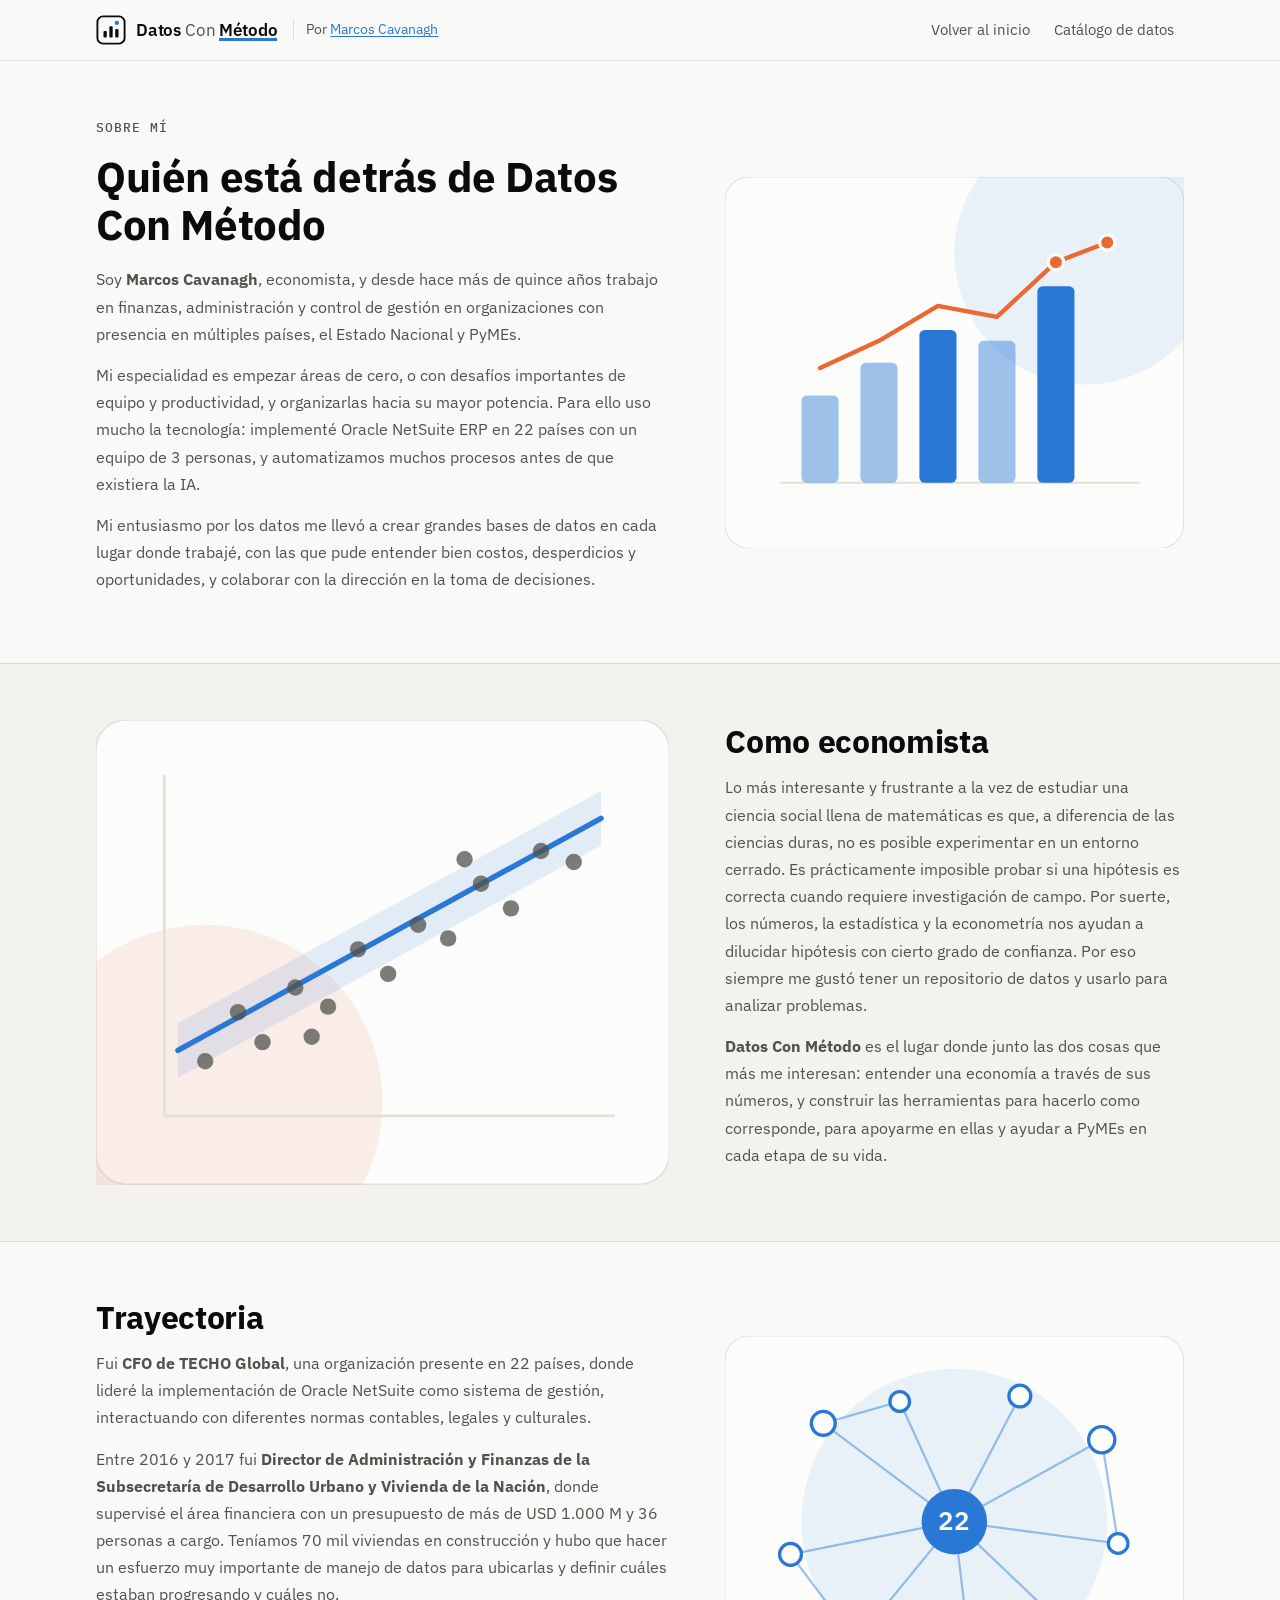
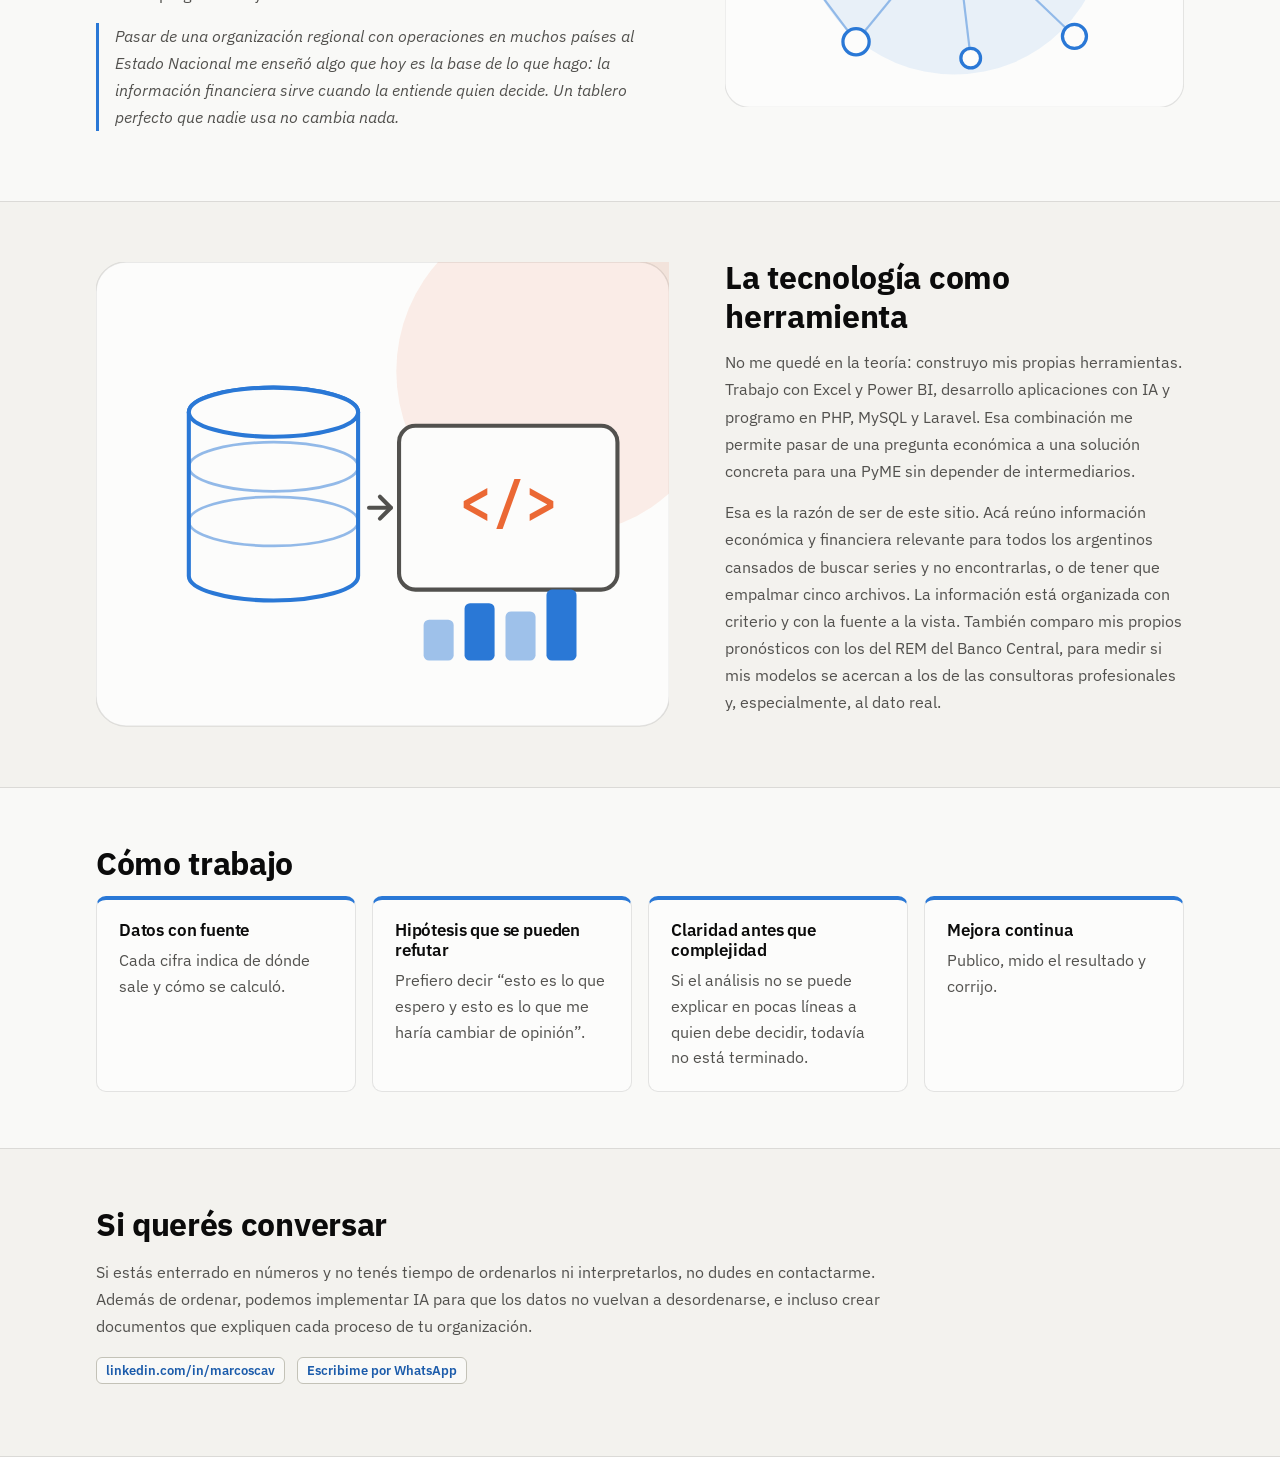
<file: sitio/sobre-marcos.html>
<!doctype html>
<html lang="es">
<head>
<meta charset="utf-8">
<meta name="viewport" content="width=device-width, initial-scale=1">
<title>Sobre mí · Marcos Cavanagh · Datos Con Método</title>
<meta name="description" content="Marcos Cavanagh, economista con más de quince años en finanzas, administración y control de gestión. Quién está detrás de Datos Con Método y cómo trabaja.">
<meta name="author" content="Marcos Cavanagh">
<link rel="icon" href="logo.svg" type="image/svg+xml">
<link rel="canonical" href="https://www.datosconmetodo.com/sobre-marcos.html">
<meta property="og:title" content="Sobre mí · Marcos Cavanagh · Datos Con Método">
<meta property="og:description" content="Economista. Finanzas, administración y control de gestión en organizaciones de 22 países, el Estado Nacional y PyMEs.">
<meta property="og:url" content="https://www.datosconmetodo.com/sobre-marcos.html">
<meta property="og:type" content="profile">
<link rel="preconnect" href="https://fonts.googleapis.com">
<link rel="preconnect" href="https://fonts.gstatic.com" crossorigin>
<link href="https://fonts.googleapis.com/css2?family=IBM+Plex+Mono:wght@400;500&family=IBM+Plex+Sans:wght@400;500;600;700&display=swap" rel="stylesheet">
<link rel="stylesheet" href="estilo.css">
<script>try { var t = localStorage.getItem("dcm-tema"); if (t) document.documentElement.dataset.theme = t; } catch (e) {}</script>
<script type="application/ld+json">{"@context":"https://schema.org","@type":"Person","name":"Marcos Cavanagh","jobTitle":"Economista","url":"https://www.datosconmetodo.com/sobre-marcos.html","sameAs":["https://www.linkedin.com/in/marcoscav"],"knowsAbout":["Economía","Finanzas","Control de gestión","Econometría","Oracle NetSuite","Power BI"]}</script>
</head>
<body>
<header class="barra">
  <div class="envoltura barra-in">
    <a class="marca" href="./" aria-label="Datos Con Método, volver al inicio">
      <svg class="marca-logo" viewBox="0 0 32 32" aria-hidden="true">
        <rect x="1.5" y="1.5" width="29" height="29" rx="6" fill="none" stroke="currentColor" stroke-width="2"/>
        <rect x="8" y="17" width="3.5" height="7" rx="1" fill="currentColor"/>
        <rect x="14.25" y="12" width="3.5" height="12" rx="1" fill="currentColor"/>
        <rect x="20.5" y="15" width="3.5" height="9" rx="1" fill="currentColor"/>
        <circle cx="22.25" cy="8.5" r="2.25" class="marca-punto"/>
      </svg>
      <span class="marca-txt">Datos <span class="marca-con">Con</span> <span class="marca-metodo">Método</span></span>
    </a>
    <span class="marca-por">Por <a href="https://www.marcoscavanagh.com" rel="noopener">Marcos Cavanagh</a></span>
    <nav class="nav" aria-label="Secciones">
      <a href="./">Volver al inicio</a>
      <a href="catalogo/">Catálogo de datos</a>
    </nav>
  </div>
</header>

<main id="contenido" class="sm">

  <section class="sm-bloque">
    <div class="envoltura sm-fila">
      <div class="sm-texto">
        <p class="sobretitulo">Sobre mí</p>
        <h1>Quién está detrás de Datos Con Método</h1>
        <p>Soy <strong>Marcos Cavanagh</strong>, economista, y desde hace más de quince años trabajo en finanzas, administración y control de gestión en organizaciones con presencia en múltiples países, el Estado Nacional y PyMEs.</p>
        <p>Mi especialidad es empezar áreas de cero, o con desafíos importantes de equipo y productividad, y organizarlas hacia su mayor potencia. Para ello uso mucho la tecnología: implementé Oracle NetSuite ERP en 22 países con un equipo de 3 personas, y automatizamos muchos procesos antes de que existiera la IA.</p>
        <p>Mi entusiasmo por los datos me llevó a crear grandes bases de datos en cada lugar donde trabajé, con las que pude entender bien costos, desperdicios y oportunidades, y colaborar con la dirección en la toma de decisiones.</p>
      </div>
      <div class="sm-ilu" aria-hidden="true">
        <svg viewBox="0 0 420 340">
          <rect class="i-fondo" x="0" y="0" width="420" height="340" rx="22"/>
          <circle class="i-halo" cx="330" cy="70" r="120"/>
          <line class="i-eje" x1="50" y1="280" x2="380" y2="280"/>
          <rect class="i-barra2" x="70" y="200" width="34" height="80" rx="5"/>
          <rect class="i-barra2" x="124" y="170" width="34" height="110" rx="5"/>
          <rect class="i-barra" x="178" y="140" width="34" height="140" rx="5"/>
          <rect class="i-barra2" x="232" y="150" width="34" height="130" rx="5"/>
          <rect class="i-barra" x="286" y="100" width="34" height="180" rx="5"/>
          <polyline class="i-linea" points="87,175 141,150 195,118 249,128 303,78 350,60"/>
          <circle class="i-punto" cx="303" cy="78" r="7"/>
          <circle class="i-punto" cx="350" cy="60" r="7"/>
        </svg>
      </div>
    </div>
  </section>

  <section class="sm-bloque sm-alt">
    <div class="envoltura sm-fila sm-inv">
      <div class="sm-texto">
        <h2>Como economista</h2>
        <p>Lo más interesante y frustrante a la vez de estudiar una ciencia social llena de matemáticas es que, a diferencia de las ciencias duras, no es posible experimentar en un entorno cerrado. Es prácticamente imposible probar si una hipótesis es correcta cuando requiere investigación de campo. Por suerte, los números, la estadística y la econometría nos ayudan a dilucidar hipótesis con cierto grado de confianza. Por eso siempre me gustó tener un repositorio de datos y usarlo para analizar problemas.</p>
        <p><strong>Datos Con Método</strong> es el lugar donde junto las dos cosas que más me interesan: entender una economía a través de sus números, y construir las herramientas para hacerlo como corresponde, para apoyarme en ellas y ayudar a PyMEs en cada etapa de su vida.</p>
      </div>
      <div class="sm-ilu" aria-hidden="true">
        <svg viewBox="0 0 420 340">
          <rect class="i-fondo" x="0" y="0" width="420" height="340" rx="22"/>
          <circle class="i-halo2" cx="80" cy="280" r="130"/>
          <line class="i-eje" x1="50" y1="290" x2="380" y2="290"/>
          <line class="i-eje" x1="50" y1="290" x2="50" y2="40"/>
          <polygon class="i-banda" points="60,262 370,92 370,52 60,222"/>
          <line class="i-recta" x1="60" y1="242" x2="370" y2="72"/>
          <circle class="i-dato" cx="80" cy="250" r="6"/><circle class="i-dato" cx="104" cy="214" r="6"/><circle class="i-dato" cx="122" cy="236" r="6"/>
          <circle class="i-dato" cx="146" cy="196" r="6"/><circle class="i-dato" cx="170" cy="210" r="6"/><circle class="i-dato" cx="192" cy="168" r="6"/>
          <circle class="i-dato" cx="214" cy="186" r="6"/><circle class="i-dato" cx="236" cy="150" r="6"/><circle class="i-dato" cx="258" cy="160" r="6"/>
          <circle class="i-dato" cx="282" cy="120" r="6"/><circle class="i-dato" cx="304" cy="138" r="6"/><circle class="i-dato" cx="326" cy="96" r="6"/>
          <circle class="i-dato" cx="350" cy="104" r="6"/><circle class="i-dato" cx="158" cy="232" r="6"/><circle class="i-dato" cx="270" cy="102" r="6"/>
        </svg>
      </div>
    </div>
  </section>

  <section class="sm-bloque">
    <div class="envoltura sm-fila">
      <div class="sm-texto">
        <h2>Trayectoria</h2>
        <p>Fui <strong>CFO de TECHO Global</strong>, una organización presente en 22 países, donde lideré la implementación de Oracle NetSuite como sistema de gestión, interactuando con diferentes normas contables, legales y culturales.</p>
        <p>Entre 2016 y 2017 fui <strong>Director de Administración y Finanzas de la Subsecretaría de Desarrollo Urbano y Vivienda de la Nación</strong>, donde supervisé el área financiera con un presupuesto de más de USD 1.000 M y 36 personas a cargo. Teníamos 70 mil viviendas en construcción y hubo que hacer un esfuerzo muy importante de manejo de datos para ubicarlas y definir cuáles estaban progresando y cuáles no.</p>
        <p class="sm-cita">Pasar de una organización regional con operaciones en muchos países al Estado Nacional me enseñó algo que hoy es la base de lo que hago: la información financiera sirve cuando la entiende quien decide. Un tablero perfecto que nadie usa no cambia nada.</p>
      </div>
      <div class="sm-ilu" aria-hidden="true">
        <svg viewBox="0 0 420 340">
          <rect class="i-fondo" x="0" y="0" width="420" height="340" rx="22"/>
          <circle class="i-halo" cx="210" cy="170" r="140"/>
          <line class="i-red" x1="210" y1="170" x2="90" y2="80"/><line class="i-red" x1="210" y1="170" x2="160" y2="60"/>
          <line class="i-red" x1="210" y1="170" x2="270" y2="55"/><line class="i-red" x1="210" y1="170" x2="345" y2="95"/>
          <line class="i-red" x1="210" y1="170" x2="360" y2="190"/><line class="i-red" x1="210" y1="170" x2="320" y2="275"/>
          <line class="i-red" x1="210" y1="170" x2="225" y2="295"/><line class="i-red" x1="210" y1="170" x2="120" y2="280"/>
          <line class="i-red" x1="210" y1="170" x2="60" y2="200"/><line class="i-red" x1="90" y1="80" x2="160" y2="60"/>
          <line class="i-red" x1="345" y1="95" x2="360" y2="190"/><line class="i-red" x1="120" y1="280" x2="60" y2="200"/>
          <circle class="i-nodo" cx="90" cy="80" r="11"/><circle class="i-nodo" cx="160" cy="60" r="9"/><circle class="i-nodo" cx="270" cy="55" r="10"/>
          <circle class="i-nodo" cx="345" cy="95" r="12"/><circle class="i-nodo" cx="360" cy="190" r="9"/><circle class="i-nodo" cx="320" cy="275" r="11"/>
          <circle class="i-nodo" cx="225" cy="295" r="9"/><circle class="i-nodo" cx="120" cy="280" r="12"/><circle class="i-nodo" cx="60" cy="200" r="10"/>
          <circle class="i-centro" cx="210" cy="170" r="30"/>
          <text class="i-texto" x="210" y="178" text-anchor="middle">22</text>
        </svg>
      </div>
    </div>
  </section>

  <section class="sm-bloque sm-alt">
    <div class="envoltura sm-fila sm-inv">
      <div class="sm-texto">
        <h2>La tecnología como herramienta</h2>
        <p>No me quedé en la teoría: construyo mis propias herramientas. Trabajo con Excel y Power BI, desarrollo aplicaciones con IA y programo en PHP, MySQL y Laravel. Esa combinación me permite pasar de una pregunta económica a una solución concreta para una PyME sin depender de intermediarios.</p>
        <p>Esa es la razón de ser de este sitio. Acá reúno información económica y financiera relevante para todos los argentinos cansados de buscar series y no encontrarlas, o de tener que empalmar cinco archivos. La información está organizada con criterio y con la fuente a la vista. También comparo mis propios pronósticos con los del REM del Banco Central, para medir si mis modelos se acercan a los de las consultoras profesionales y, especialmente, al dato real.</p>
      </div>
      <div class="sm-ilu" aria-hidden="true">
        <svg viewBox="0 0 420 340">
          <rect class="i-fondo" x="0" y="0" width="420" height="340" rx="22"/>
          <circle class="i-halo2" cx="340" cy="80" r="120"/>
          <ellipse class="i-db" cx="130" cy="110" rx="62" ry="18"/>
          <path class="i-db" d="M68 110 v120 a62 18 0 0 0 124 0 v-120"/>
          <ellipse class="i-dbl" cx="130" cy="150" rx="62" ry="18"/>
          <ellipse class="i-dbl" cx="130" cy="190" rx="62" ry="18"/>
          <ellipse class="i-dbtapa" cx="130" cy="110" rx="62" ry="18"/>
          <rect class="i-pantalla" x="222" y="120" width="160" height="120" rx="12"/>
          <text class="i-codigo" x="302" y="190" text-anchor="middle">&lt;/&gt;</text>
          <line class="i-flecha" x1="200" y1="180" x2="216" y2="180"/>
          <polyline class="i-flecha" points="208,172 216,180 208,188"/>
          <rect class="i-barra2" x="240" y="262" width="22" height="30" rx="4"/>
          <rect class="i-barra" x="270" y="250" width="22" height="42" rx="4"/>
          <rect class="i-barra2" x="300" y="256" width="22" height="36" rx="4"/>
          <rect class="i-barra" x="330" y="240" width="22" height="52" rx="4"/>
        </svg>
      </div>
    </div>
  </section>

  <section class="sm-bloque">
    <div class="envoltura">
      <h2>Cómo trabajo</h2>
      <div class="sm-principios">
        <div><h3>Datos con fuente</h3><p>Cada cifra indica de dónde sale y cómo se calculó.</p></div>
        <div><h3>Hipótesis que se pueden refutar</h3><p>Prefiero decir “esto es lo que espero y esto es lo que me haría cambiar de opinión”.</p></div>
        <div><h3>Claridad antes que complejidad</h3><p>Si el análisis no se puede explicar en pocas líneas a quien debe decidir, todavía no está terminado.</p></div>
        <div><h3>Mejora continua</h3><p>Publico, mido el resultado y corrijo.</p></div>
      </div>
    </div>
  </section>

  <section class="sm-bloque sm-alt">
    <div class="envoltura sm-contacto">
      <h2>Si querés conversar</h2>
      <p>Si estás enterrado en números y no tenés tiempo de ordenarlos ni interpretarlos, no dudes en contactarme. Además de ordenar, podemos implementar IA para que los datos no vuelvan a desordenarse, e incluso crear documentos que expliquen cada proceso de tu organización.</p>
      <p class="formatos sm-botones">
        <a class="fmt" href="https://www.linkedin.com/in/marcoscav" rel="noopener" target="_blank">linkedin.com/in/marcoscav</a>
        <a class="fmt" href="https://wa.me/5491160218162?text=Hola%20Marcos%2C%20te%20escribo%20desde%20Datos%20Con%20M%C3%A9todo" rel="noopener" target="_blank">Escribime por WhatsApp</a>
      </p>
    </div>
  </section>

</main>
</body>
</html>
</file>
<file: sitio/estilo.css>
/* Datos Con Método — estilo. Tokens de color por rol; modo claro y oscuro (sistema o botón). */
:root {
  color-scheme: light;
  --plano: #f9f9f7;
  --superficie: #fcfcfb;
  --superficie-2: #f3f2ee;
  --tinta: #0b0b0b;
  --tinta-2: #52514e;
  --tenue: #6f6d68;
  --linea: #e1e0d9;
  --eje: #c3c2b7;
  --borde: rgba(11, 11, 11, 0.10);
  --acento: #2a78d6;          /* marca y "nuestro" (serie 1) */
  --acento-tinta: #1c5cab;     /* acento como texto (contraste) */
  --rem: #eb6834;              /* REM (serie 2) */
  --real: #0b0b0b;             /* dato real: tinta */
  --ok: #0ca30c;
  --ok-tinta: #006300;
  --alerta: #fab219;
  --serio: #ec835a;
  --critico: #d03b3b;
  --gris: #898781;
  --radio: 10px;
  --sans: "IBM Plex Sans", system-ui, -apple-system, "Segoe UI", sans-serif;
  --mono: "IBM Plex Mono", ui-monospace, "Cascadia Mono", Consolas, monospace;
}
@media (prefers-color-scheme: dark) {
  :root:not([data-theme="light"]) {
    color-scheme: dark;
    --plano: #0d0d0d; --superficie: #1a1a19; --superficie-2: #222220;
    --tinta: #f0efec; --tinta-2: #c3c2b7; --tenue: #a3a199; --linea: #2c2c2a; --eje: #383835;
    --borde: rgba(255, 255, 255, 0.10);
    --acento: #3987e5; --acento-tinta: #86b6ef; --rem: #d95926; --real: #f0efec; --ok-tinta: #0ca30c;
  }
}
:root[data-theme="dark"] {
  color-scheme: dark;
  --plano: #0d0d0d; --superficie: #1a1a19; --superficie-2: #222220;
  --tinta: #f0efec; --tinta-2: #c3c2b7; --tenue: #a3a199; --linea: #2c2c2a; --eje: #383835;
  --borde: rgba(255, 255, 255, 0.10);
  --acento: #3987e5; --acento-tinta: #86b6ef; --rem: #d95926; --real: #f0efec; --ok-tinta: #0ca30c;
}

* { box-sizing: border-box; }
html { scroll-behavior: smooth; scroll-padding-top: 72px; }
body { overflow-x: hidden; margin: 0; background: var(--plano); color: var(--tinta); font: 16px/1.55 var(--sans); -webkit-font-smoothing: antialiased; }
a { color: var(--acento-tinta); text-underline-offset: 2px; }
h1, h2, h3 { line-height: 1.2; margin: 0 0 .5em; letter-spacing: -0.01em; }
h1 { font-size: clamp(1.7rem, 6vw, 3rem); font-weight: 700; max-width: 22ch; overflow-wrap: break-word; }
h2 { font-size: clamp(1.45rem, 3vw, 2rem); font-weight: 700; }
h3 { font-size: 1.1rem; font-weight: 600; }
.envoltura { max-width: 1120px; margin: 0 auto; padding: 0 16px; }
.saltar { position: absolute; left: -999px; top: 8px; background: var(--tinta); color: var(--plano); padding: 8px 12px; border-radius: 6px; z-index: 50; }
.saltar:focus { left: 8px; }
:focus-visible { outline: 2px solid var(--acento); outline-offset: 2px; border-radius: 4px; }

/* barra */
.barra { position: sticky; top: 0; z-index: 20; background: color-mix(in srgb, var(--plano) 88%, transparent); backdrop-filter: blur(8px); border-bottom: 1px solid var(--borde); }
.barra-in { display: flex; align-items: center; gap: 16px; height: 60px; }
.marca { display: flex; align-items: center; gap: 10px; color: var(--tinta); text-decoration: none; font-weight: 600; white-space: nowrap; }
.marca-logo { width: 30px; height: 30px; color: var(--tinta); }
.marca-punto { fill: var(--acento); }
.marca-txt { font-size: 1.05rem; letter-spacing: -0.01em; }
.marca-con { font-weight: 400; color: var(--tinta-2); }
.marca-metodo { box-shadow: inset 0 -3px 0 var(--acento); }
.nav { display: flex; gap: 4px; margin-left: auto; overflow-x: auto; scrollbar-width: none; }
.nav a { color: var(--tinta-2); text-decoration: none; padding: 6px 10px; border-radius: 6px; font-size: .95rem; white-space: nowrap; }
.nav a:hover { background: var(--superficie-2); color: var(--tinta); }
.tema { flex: none; width: 36px; height: 36px; border-radius: 8px; border: 1px solid var(--borde); background: var(--superficie); color: var(--tinta-2); cursor: pointer; display: grid; place-items: center; }
.tema svg { width: 18px; height: 18px; }
@media (max-width: 760px) {
  .barra-in { height: auto; flex-wrap: wrap; padding-top: 10px; padding-bottom: 6px; gap: 6px 12px; }
  .nav { order: 3; width: 100%; margin-left: -10px; }
  .tema { margin-left: auto; }
}

/* portada */
.portada { padding: 56px 0 40px; border-bottom: 1px solid var(--borde); background: var(--plano); }
.sobretitulo { font: 500 .8rem/1 var(--mono); text-transform: uppercase; letter-spacing: .08em; color: var(--acento-tinta); margin: 0 0 14px; }
.bajada { font-size: 1.1rem; color: var(--tinta-2); max-width: 62ch; margin: 0 0 10px; }
.bajada .ast { color: inherit; text-decoration: none; font-weight: 600; }
.nota-rem { font-size: .8rem; font-style: italic; color: var(--tinta-2); max-width: 78ch; margin: 0 0 28px; line-height: 1.45; }
.tiles { display: grid; grid-template-columns: repeat(auto-fit, minmax(min(190px, 100%), 1fr)); gap: 12px; }
.tile { background: var(--superficie); border: 1px solid var(--borde); border-radius: var(--radio); padding: 14px 16px; }
.tile-et { font-size: .82rem; color: var(--tinta-2); margin: 0 0 6px; }
.tile-val { font-size: 1.7rem; font-weight: 600; margin: 0; line-height: 1.1; }
.tile-sub { font-size: .82rem; color: var(--tenue); margin: 6px 0 0; }
.actualizado { font: .85rem var(--mono); color: var(--tenue); margin: 18px 0 0; }

/* secciones */
.seccion { padding: 56px 0; }
.seccion-alt { background: var(--superficie-2); border-top: 1px solid var(--borde); border-bottom: 1px solid var(--borde); }
.intro { color: var(--tinta-2); max-width: 72ch; margin: 0 0 24px; }
.nota { color: var(--tenue); font-size: .9rem; max-width: 72ch; }

/* tarjetas de pronóstico */
.tarjetas { display: grid; grid-template-columns: repeat(auto-fill, minmax(min(320px, 100%), 1fr)); gap: 16px; }
.desborde { overflow-x: auto; max-width: 100%; }
.tarjeta { min-width: 0; background: var(--superficie); border: 1px solid var(--borde); border-radius: var(--radio); padding: 18px; display: flex; flex-direction: column; }
.tarjeta h3 { margin: 0; }
.tarjeta .unidad { font-size: .85rem; color: var(--tenue); margin: 2px 0 10px; }
.tarjeta .destacado { display: flex; align-items: baseline; gap: 10px; margin: 0 0 12px; }
.tarjeta .destacado .num-grande { font-size: 2rem; font-weight: 600; }
.tarjeta .destacado .per { color: var(--tinta-2); font-size: .9rem; }
.tarjeta .modelo { font-size: .82rem; color: var(--tenue); margin: 12px 0 0; padding-top: 10px; border-top: 1px solid var(--linea); }
.tarjeta .registro { font: .75rem var(--mono); color: var(--tenue); margin-top: 4px; }

/* tablas */
.tabla { width: 100%; border-collapse: collapse; font-size: .92rem; }
.tabla th { text-align: left; font-weight: 600; color: var(--tinta-2); font-size: .8rem; padding: 8px 10px; border-bottom: 1px solid var(--eje); white-space: nowrap; }
.tabla td { padding: 8px 10px; border-bottom: 1px solid var(--linea); vertical-align: top; }
.tabla .num, .tabla td.num { text-align: right; font-family: var(--mono); font-variant-numeric: tabular-nums; white-space: nowrap; }
.tabla tr:last-child td { border-bottom: 0; }
.tabla-scroll { overflow-x: auto; background: var(--superficie); border: 1px solid var(--borde); border-radius: var(--radio); }
.tarjeta .tabla th, .tarjeta .tabla td { padding: 6px 6px; }
.tarjeta .tabla th:first-child, .tarjeta .tabla td:first-child { padding-left: 0; }
.tarjeta .tabla th:last-child, .tarjeta .tabla td:last-child { padding-right: 0; }
/* tabla de las tarjetas de pronóstico: período en un renglón, columnas repartidas y centradas */
.tabla-pron th:nth-child(1), .tabla-pron td:nth-child(1) { white-space: nowrap; padding-right: 12px; }
.tabla-pron th:nth-child(2), .tabla-pron th:nth-child(3) { width: 28%; }
.tabla-pron th.num, .tabla-pron td.num { text-align: center; }
.tabla-pron td { font-size: .88rem; } /* medio punto menos que el resto de las tablas (28-nov-2026, Marcos) */
.tabla-pron thead th { vertical-align: bottom; line-height: 1.3; }
.dif { color: var(--tenue); }
.marca-nuestro { color: var(--tinta); font-weight: 600; }
.marca-nuestro::before { content: ""; display: inline-block; width: 8px; height: 8px; border-radius: 50%; background: var(--acento); margin-right: 6px; vertical-align: 1px; }
.marca-rem::before { content: ""; display: inline-block; width: 8px; height: 8px; border-radius: 50%; background: var(--rem); margin-right: 6px; vertical-align: 1px; }

/* historial */
.leyenda-global { display: flex; flex-wrap: wrap; gap: 18px; font-size: .88rem; color: var(--tinta-2); margin: -8px 0 20px; }
.ley { display: inline-block; width: 18px; height: 3px; border-radius: 2px; margin-right: 6px; vertical-align: middle; }
.ley-real { background: var(--real); }
.ley-rem { background: var(--rem); }
.ley-nuestro { background: var(--acento); }
.bloque > div { min-width: 0; }
.bloque { background: var(--superficie); border: 1px solid var(--borde); border-radius: var(--radio); padding: 18px; margin-bottom: 16px; display: grid; grid-template-columns: minmax(0, 1.25fr) minmax(0, 1fr); gap: 24px; }
@media (max-width: 860px) { .bloque { grid-template-columns: 1fr; } }
.bloque h3 { margin-bottom: 2px; }
.bloque .unidad { color: var(--tenue); font-size: .85rem; margin: 0 0 12px; }
.grafico { position: relative; height: 260px; }
.bloque .nota { margin: 10px 0 0; font-size: .82rem; }
.veredicto { font-size: .92rem; margin: 0 0 12px; color: var(--tinta-2); }
.insignia { display: inline-flex; align-items: center; gap: 4px; font-size: .78rem; font-weight: 600; padding: 2px 8px; border-radius: 99px; border: 1px solid var(--borde); white-space: nowrap; }
.insignia.gana { color: var(--ok-tinta); }
.insignia.pierde { color: var(--tinta-2); }
.sub-col { color: var(--tenue); font-weight: 500; }

/* estado de fuentes */
.estado { display: inline-flex; align-items: center; gap: 7px; white-space: nowrap; font-size: .85rem; color: var(--tinta-2); }
.punto { display: inline-block; width: 10px; height: 10px; border-radius: 50%; flex: none; box-shadow: 0 0 0 2px var(--superficie); }
.punto.verde { background: var(--ok); }
.punto.amarillo { background: var(--alerta); }
.punto.rojo { background: var(--critico); }
.punto.gris { background: var(--gris); }
.fuente-nom { font-weight: 600; }
.fuente-prod { color: var(--tenue); font-size: .82rem; }
.tabla-fuentes td { font-size: .88rem; }
.fuente-nota { font-size: .8rem; color: var(--tinta-2); margin: 6px 0 4px; max-width: 60ch; padding-left: 8px; border-left: 2px solid var(--eje); }
.separado { margin-top: 32px; }
.lista-meses { list-style: none; padding: 0; margin: 0 0 8px; display: grid; grid-template-columns: repeat(auto-fill, minmax(min(170px, 100%), 1fr)); gap: 8px; }
.lista-meses li { background: var(--superficie); border: 1px solid var(--borde); border-radius: 8px; padding: 10px 12px; display: flex; flex-direction: column; gap: 2px; }
.lista-meses a { font-weight: 600; }
.lista-meses .sin { color: var(--tenue); font-weight: 600; }
details.cond summary { cursor: pointer; color: var(--tinta-2); font-size: .82rem; }
details.cond p { font-size: .8rem; color: var(--tenue); margin: 6px 0 0; max-width: 46ch; }
.filtros { display: flex; flex-wrap: wrap; gap: 8px; margin: 0 0 14px; }
.chip { font: 500 .85rem var(--sans); border: 1px solid var(--borde); background: var(--superficie); color: var(--tinta-2); padding: 6px 12px; border-radius: 99px; cursor: pointer; }
.chip.activo { background: var(--tinta); color: var(--plano); border-color: var(--tinta); }

/* descargas */
.descarga { background: var(--superficie); border: 1px solid var(--borde); border-radius: var(--radio); padding: 18px; margin-bottom: 32px; }
.descarga-filtros { display: grid; grid-template-columns: minmax(0, 2fr) minmax(0, 1.4fr) minmax(0, 1fr); gap: 12px; }
@media (max-width: 760px) { .descarga-filtros { grid-template-columns: 1fr; } }
.campo { display: flex; flex-direction: column; gap: 4px; font-size: .8rem; color: var(--tinta-2); }
.campo input, .campo select { font: .95rem var(--sans); color: var(--tinta); background: var(--plano); border: 1px solid var(--eje); border-radius: 8px; padding: 8px 10px; min-width: 0; }
.conteo { font-size: .85rem; color: var(--tenue); margin: 14px 0 6px; }
.lista-series { list-style: none; margin: 0; padding: 0; max-height: 460px; overflow-y: auto; border: 1px solid var(--linea); border-radius: 8px; }
.lista-series li { border-bottom: 1px solid var(--linea); }
.lista-series li:last-child { border-bottom: 0; }
.lista-series label { display: grid; grid-template-columns: auto auto minmax(0, 1fr) auto; gap: 10px; align-items: start; padding: 9px 12px; cursor: pointer; }
.lista-series label:hover { background: var(--superficie-2); }
.lista-series input { margin-top: 4px; }
.lista-series .punto { margin-top: 6px; }
.serie-nom { font-size: .92rem; }
.serie-meta { font-size: .78rem; color: var(--tenue); }
.serie-fechas { font: .78rem var(--mono); color: var(--tinta-2); text-align: right; white-space: nowrap; }
@media (max-width: 600px) { .lista-series label { grid-template-columns: auto auto minmax(0, 1fr); } .serie-fechas { grid-column: 3; text-align: left; } }
.boton-sec, .boton { font: 600 .92rem var(--sans); border-radius: 8px; padding: 9px 16px; cursor: pointer; }
.boton-sec { margin-top: 10px; background: var(--superficie); color: var(--tinta); border: 1px solid var(--eje); }
.boton { background: var(--acento); color: #fff; border: 1px solid var(--acento); }
.boton:disabled { opacity: .45; cursor: not-allowed; }
.link { background: none; border: 0; color: var(--acento-tinta); text-decoration: underline; cursor: pointer; font: inherit; padding: 0; }
.armado { display: flex; flex-wrap: wrap; align-items: flex-end; gap: 12px; margin-top: 16px; padding-top: 16px; border-top: 1px solid var(--linea); }
.armado-sel { margin-right: auto; align-self: center; font-size: .92rem; }
.aviso { width: 100%; margin: 0; font-size: .85rem; color: var(--tinta-2); }
.lista-tablas { list-style: none; padding: 0; margin: 0; display: grid; grid-template-columns: repeat(auto-fill, minmax(min(300px, 100%), 1fr)); gap: 12px; }
.lista-tablas li { background: var(--superficie); border: 1px solid var(--borde); border-radius: var(--radio); padding: 14px 16px; }
.lista-tablas a { font-weight: 600; }
.lista-tablas p { font-size: .85rem; color: var(--tinta-2); margin: 4px 0 0; }
.peso { font: .75rem var(--mono); color: var(--tenue); }

/* método */
.principios { display: grid; grid-template-columns: repeat(auto-fit, minmax(min(230px, 100%), 1fr)); gap: 16px; margin-bottom: 28px; }
.principios > div { border-top: 3px solid var(--tinta); padding-top: 12px; }
.principios p { color: var(--tinta-2); font-size: .93rem; margin: 0; }
.modelos { padding-left: 18px; color: var(--tinta-2); max-width: 80ch; }
.modelos li { margin-bottom: 6px; }
.modelos strong { color: var(--tinta); }

/* pie */
.pie { border-top: 1px solid var(--borde); padding: 32px 0 40px; background: var(--plano); font-size: .9rem; color: var(--tinta-2); }
.pie-in { display: flex; flex-wrap: wrap; justify-content: space-between; gap: 20px; }
.pie p { margin: 0 0 4px; }
.pie-marca { font-weight: 700; color: var(--tinta); }
.pie-txt { max-width: 52ch; }
.cargando { color: var(--tenue); font-size: .9rem; }
@media (prefers-reduced-motion: reduce) { html { scroll-behavior: auto; } }

/* formatos de descarga y filas */
.formatos { display: flex; flex-wrap: wrap; gap: 6px; margin-top: 8px; }
.fmt { display: inline-flex; align-items: baseline; gap: 6px; font: 600 .82rem var(--sans); text-decoration: none; color: var(--acento-tinta);
  border: 1px solid var(--eje); border-radius: 6px; padding: 4px 9px; background: var(--plano); }
.fmt:hover { border-color: var(--acento); }
.fmt-peso { font: .72rem var(--mono); color: var(--tenue); font-weight: 400; }
.filas { display: block; font: .78rem var(--mono); color: var(--tinta-2); margin-top: 2px; }
.filas-grande { color: var(--critico); font-weight: 500; }
.filas-grande::after { content: " · más de 100.000"; }
.tabla-tit { display: block; }

/* sección Datos: fuentes con sus series */
.buscador { display: grid; grid-template-columns: minmax(0, 2.2fr) minmax(0, 1.6fr) minmax(0, 1fr) minmax(0, 1fr); gap: 12px;
  background: var(--superficie); border: 1px solid var(--borde); border-radius: var(--radio); padding: 14px; position: sticky; top: 60px; z-index: 5; }
@media (max-width: 860px) { .buscador { grid-template-columns: 1fr 1fr; position: static; } .campo-busca { grid-column: 1 / -1; } }
.fuente-card { background: var(--superficie); border: 1px solid var(--borde); border-radius: var(--radio); margin-bottom: 8px; }
.fuente-card > summary { list-style: none; cursor: pointer; display: grid; grid-template-columns: 150px minmax(0, 1fr) 105px 105px 90px 70px; gap: 12px; align-items: start; padding: 12px 14px; }
.fuente-card > summary::-webkit-details-marker { display: none; }
.fuente-card > summary:hover { background: var(--superficie-2); }
.fuente-card[open] > summary { border-bottom: 1px solid var(--linea); }
.fc-nombre { display: flex; flex-direction: column; gap: 2px; min-width: 0; }
.fc-nombre .fuente-nom::before { content: "▸ "; color: var(--tenue); }
.fuente-card[open] .fc-nombre .fuente-nom::before { content: "▾ "; }
.fc-dato { display: flex; flex-direction: column; font: .82rem var(--mono); color: var(--tinta); }
.fc-et { font: .7rem var(--sans); color: var(--tenue); }
@media (max-width: 860px) {
  .fuente-card > summary { grid-template-columns: 1fr 1fr; }
  .fc-estado { grid-column: 1 / -1; order: 0; } .fc-nombre { grid-column: 1 / -1; }
}
.fuente-cuerpo { padding: 12px 14px 16px; }
.fuente-cuerpo h4 { font-size: .95rem; margin: 18px 0 8px; }
.extra { margin-top: 8px; }
.tabla-series td { vertical-align: top; }
.td-check { width: 24px; }
.formatos-serie { margin-top: 0; flex-wrap: nowrap; }
.formatos-serie .fmt { cursor: pointer; }
.formatos-serie .fmt:disabled { opacity: .5; cursor: wait; }
.lista-tablas li { background: var(--plano); }
/* barra de selección fija abajo */
.armado { position: fixed; left: 0; right: 0; bottom: 0; z-index: 30; background: var(--superficie); border-top: 2px solid var(--acento);
  box-shadow: 0 -6px 18px rgba(0,0,0,.08); margin: 0; padding: 10px 0; border-radius: 0; }
.armado-in { display: flex; flex-wrap: wrap; align-items: flex-end; gap: 12px; }
.armado[hidden] { display: none; }
.boton-sec2 { background: var(--superficie); color: var(--acento-tinta); }

/* los datos de hoy */
.hoy-tit { font-size: 1.15rem; margin: 30px 0 12px; }
.tiles-hoy { grid-template-columns: repeat(auto-fill, minmax(min(240px, 100%), 1fr)); margin-bottom: 14px; }
.tile-hoy .tile-et { display: flex; justify-content: space-between; gap: 8px; font-weight: 600; color: var(--tinta); }
.tile-fecha { font: .75rem var(--mono); color: var(--tenue); font-weight: 400; white-space: nowrap; }
.tile-uni { font-size: .78rem; color: var(--tinta-2); margin: 2px 0 0; }
.tile-fuente { font-size: .72rem; color: var(--tenue); margin: 8px 0 0; }

.tile-link { display: block; color: inherit; text-decoration: none; transition: border-color .15s, box-shadow .15s; }
.tile-link:hover { border-color: var(--acento); box-shadow: 0 2px 10px rgba(0,0,0,.06); }
.tile-fuente a { color: var(--acento-tinta); text-decoration: none; white-space: nowrap; }
.tile-fuente a:hover { text-decoration: underline; }
.tarjeta:target { border-color: var(--acento); box-shadow: 0 0 0 3px color-mix(in srgb, var(--acento) 25%, transparent); }

/* pronósticos sellados */
.sello { display: grid; grid-template-columns: minmax(0, 360px) minmax(0, 1fr); gap: 20px; background: var(--superficie); border: 1px solid var(--borde);
  border-radius: var(--radio); padding: 16px; margin-bottom: 12px; }
@media (max-width: 760px) { .sello { grid-template-columns: 1fr; } }
.sello-img img { width: 100%; height: auto; border: 1px solid var(--linea); border-radius: 6px; display: block; }
.sello h3 { margin: 0 0 4px; }
.hash { font-size: .8rem; color: var(--tinta-2); margin: 10px 0 4px; }
.hash code { font-family: var(--mono); font-size: .75rem; word-break: break-all; color: var(--tinta); }
.tweets { font-size: .85rem; margin: 6px 0 0; }
.verificar { margin-top: 12px; }
.verificar ol { font-size: .9rem; color: var(--tinta-2); margin: 8px 0 0; padding-left: 20px; }
.verificar code { font-family: var(--mono); font-size: .82rem; }

/* resumen en texto para buscadores y lectores sin JavaScript (publicar_web.html_estatico) */
.js .sin-js { display: none; }
.sin-js { padding-top: 24px; }
.sin-js table { border-collapse: collapse; margin: 8px 0 16px; }
.sin-js td, .sin-js th { border-bottom: 1px solid var(--linea); padding: 4px 12px 4px 0; text-align: left; }

/* las tres tarjetas del sitio (series abiertas, al día, semáforo), dentro de Pronósticos de hoy */
.tiles-sitio { margin: 0 0 24px; }

/* texto "¿Qué es el REM?" en Pronósticos de hoy */
.texto-rem { max-width: 72ch; margin: 0 0 24px; }
.texto-rem h3 { font-size: 1.15rem; margin: 22px 0 6px; }
.texto-rem p { color: var(--tinta-2); line-height: 1.6; margin: 0 0 12px; }

/* relato: REM nuevo vs nosotros y datos reales nuevos */
.historias { display: grid; grid-template-columns: repeat(auto-fill, minmax(min(330px, 100%), 1fr)); gap: 14px; margin: 18px 0 10px; }
.historia { background: var(--superficie); border: 1px solid var(--borde); border-radius: var(--radio); padding: 16px 18px; display: flex; flex-direction: column; gap: 10px; }
.h-cab { display: flex; justify-content: space-between; align-items: baseline; gap: 10px; }
.h-cab h3 { margin: 0; font-size: 1.02rem; }
.h-gana { font-size: .78rem; font-weight: 600; padding: 2px 8px; border-radius: 999px; white-space: nowrap; background: var(--superficie-2); color: var(--tinta-2); }
.gana-nosotros .h-gana { color: var(--acento); }
.gana-rem .h-gana { color: var(--rem); }
.h-nums { display: flex; gap: 18px; flex-wrap: wrap; }
.h-num { display: flex; flex-direction: column; }
.h-et { font-size: .75rem; color: var(--tinta-2); }
.h-v { font-size: 1.35rem; font-weight: 600; font-variant-numeric: tabular-nums; }
.n-rem .h-v { color: var(--rem); }
.n-dcm .h-v { color: var(--acento); }
.h-txt { margin: 0; font-size: .9rem; color: var(--tinta-2); line-height: 1.5; }
.h-cuando { margin: 0; font-size: .75rem; color: var(--tinta-2); }
.rango { position: relative; height: 22px; margin: 2px 4px; }
.rango span { position: absolute; top: 50%; transform: translateY(-50%); }
.r-linea { height: 2px; background: var(--linea); }
.r-banda { height: 10px; background: var(--superficie-2); border: 1px solid var(--linea); border-radius: 3px; }
.r-rem { width: 3px; height: 18px; margin-left: -1.5px; background: var(--rem); border-radius: 2px; }
.r-dcm { width: 12px; height: 12px; margin-left: -6px; background: var(--acento); border-radius: 50%; box-shadow: 0 0 0 2px var(--superficie); }
.r-real { width: 11px; height: 11px; margin-left: -5.5px; background: var(--tinta); transform: translateY(-50%) rotate(45deg) !important; box-shadow: 0 0 0 2px var(--superficie); }
.leyenda-rango { font-size: .78rem; color: var(--tinta-2); display: flex; flex-wrap: wrap; align-items: center; gap: 6px 10px; }
.leyenda-rango span { display: inline-block; vertical-align: middle; }
.lr-banda { width: 22px; height: 10px; background: var(--superficie-2); border: 1px solid var(--linea); border-radius: 3px; }
.lr-linea { width: 22px; height: 2px; background: var(--linea); }
.lr-rem { width: 3px; height: 14px; background: var(--rem); }
.lr-dcm { width: 11px; height: 11px; border-radius: 50%; background: var(--acento); }
.lr-real { width: 9px; height: 9px; background: var(--tinta); transform: rotate(45deg); }

.pron-tit { font-size: 1.15rem; margin: 26px 0 6px; }

/* menú desplegable "Pronósticos" (sin JavaScript, los enlaces se ven en línea) */
.nav-grupo { display: contents; }
.nav-btn { display: none; }
.nav-menu { display: contents; }
.js .nav-grupo { display: block; flex: none; }
.js .nav-btn { display: inline-flex; align-items: center; gap: 4px; font: inherit; font-size: .95rem; color: var(--tinta-2); background: none;
  border: 0; padding: 6px 10px; border-radius: 6px; cursor: pointer; white-space: nowrap; }
.js .nav-btn:hover, .js .nav-btn[aria-expanded="true"] { background: var(--superficie-2); color: var(--tinta); }
.js .nav-btn svg { width: 12px; height: 12px; transition: transform .15s; }
.js .nav-btn[aria-expanded="true"] svg { transform: rotate(180deg); }
.js .nav-menu { display: none; position: fixed; z-index: 60; min-width: 200px; padding: 6px; background: var(--superficie);
  border: 1px solid var(--borde); border-radius: 10px; box-shadow: 0 8px 24px rgba(0, 0, 0, .12); }
.js .nav-menu.abierto { display: block; }
.js .nav-menu a { display: block; padding: 8px 12px; }

/* nota al pie de cada grupo de tarjetas donde aparece la sigla DCM */
.nota-dcm { font-size: .82rem; color: var(--tinta-2); margin: 10px 0 0; }

/* aviso al pie de los pronósticos del mes en curso */
.aviso-modelos { font-size: 1.7rem; line-height: 1.35; color: var(--tinta-2); margin: 18px 0 0; }
.aviso-modelos strong { color: var(--critico); }

.aviso-historia { max-width: 78ch; color: var(--tinta-2); line-height: 1.6; margin: 18px 0 0; }

/* logo en el pie */
.pie-logo { display: inline-flex; margin: 0 0 10px; }

/* nota metodológica (sección Método) */
.nota-met { max-width: 80ch; }
.nota-met h3 { font-size: 1.15rem; margin: 28px 0 8px; }
.nota-met p, .nota-met li { color: var(--tinta-2); line-height: 1.65; }
.nota-met ul { padding-left: 20px; margin: 0 0 12px; }
.nota-met li { margin: 0 0 6px; }

/* botón de WhatsApp (solo ícono), entre el menú y el modo oscuro */
.wsp { flex: none; width: 36px; height: 36px; border-radius: 8px; border: 1px solid var(--borde); background: var(--superficie);
  color: #1FA855; display: grid; place-items: center; text-decoration: none; }
.wsp:hover { border-color: #1FA855; }
.wsp svg { width: 19px; height: 19px; }
@media (max-width: 760px) { .wsp { margin-left: auto; } .wsp + .tema { margin-left: 0; } }

/* "Por Marcos Cavanagh" al lado del logo */
.marca-por { font-size: .85rem; color: var(--tinta-2); white-space: nowrap; padding-left: 12px; border-left: 1px solid var(--borde); }
@media (max-width: 760px) { .marca-por { font-size: .78rem; padding-left: 8px; } }

/* "Sobre Marcos" en el menú: en negrita, gris */
.nav a.nav-sobre { font-weight: 600; color: #6B6A66; }
.nav a.nav-sobre:hover { color: var(--tinta); }

/* catálogo en páginas simples (catalogo/) */
.catalogo .cat-tit { font-size: 2rem; margin: 0 0 12px; }
.catalogo h2 { margin: 28px 0 10px; }
.catalogo li { margin: 0 0 8px; line-height: 1.5; color: var(--tinta-2); }

/* página de cada serie (serie/<código>.html) */
.serie-miga { font-size: .85rem; color: var(--tinta-2); margin: 0 0 8px; }
.serie-ult { font-size: 1.1rem; }
.serie-svg { width: 100%; height: auto; max-width: 900px; color: var(--acento); background: var(--superficie); border: 1px solid var(--borde); border-radius: 10px; display: block; }
.serie-ejes { display: flex; justify-content: space-between; max-width: 900px; font-size: .8rem; color: var(--tinta-2); margin: 6px 0 14px; }

/* página "Sobre Marcos": bloques alternados texto / ilustración */
.sm-bloque { padding: 56px 0; }
.sm-alt { background: var(--superficie-2); border-top: 1px solid var(--borde); border-bottom: 1px solid var(--borde); }
.sm-fila { display: grid; grid-template-columns: minmax(0, 1.25fr) minmax(0, 1fr); gap: 56px; align-items: center; }
.sm-inv .sm-texto { order: 2; }
.sm-inv .sm-ilu { order: 1; }
.sm h1 { font-size: clamp(1.8rem, 4vw, 2.6rem); line-height: 1.15; margin: 6px 0 18px; }
.sm h2 { margin: 0 0 14px; }
.sm-texto p { color: var(--tinta-2); line-height: 1.7; margin: 0 0 14px; }
.sm-cita { border-left: 3px solid var(--acento); padding-left: 16px; font-style: italic; }
.sm-ilu svg { width: 100%; height: auto; display: block; }
.sm-ilu .i-fondo { fill: var(--superficie); stroke: var(--borde); stroke-width: 1; }
.sm-ilu .i-halo { fill: var(--acento); opacity: .09; }
.sm-ilu .i-halo2 { fill: var(--rem); opacity: .10; }
.sm-ilu .i-eje { stroke: var(--linea); stroke-width: 2; }
.sm-ilu .i-barra { fill: var(--acento); }
.sm-ilu .i-barra2 { fill: var(--acento); opacity: .45; }
.sm-ilu .i-linea { fill: none; stroke: var(--rem); stroke-width: 4; stroke-linecap: round; stroke-linejoin: round; }
.sm-ilu .i-punto { fill: var(--rem); stroke: var(--superficie); stroke-width: 3; }
.sm-ilu .i-banda { fill: var(--acento); opacity: .12; }
.sm-ilu .i-recta { stroke: var(--acento); stroke-width: 4; stroke-linecap: round; }
.sm-ilu .i-dato { fill: var(--tinta-2); opacity: .75; }
.sm-ilu .i-red { stroke: var(--acento); stroke-width: 2; opacity: .45; }
.sm-ilu .i-nodo { fill: var(--superficie); stroke: var(--acento); stroke-width: 3; }
.sm-ilu .i-centro { fill: var(--acento); }
.sm-ilu .i-texto { fill: var(--superficie); font: 600 24px 'IBM Plex Sans', Arial, sans-serif; }
.sm-ilu .i-db, .sm-ilu .i-dbtapa { fill: var(--superficie); stroke: var(--acento); stroke-width: 3; }
.sm-ilu .i-dbl { fill: none; stroke: var(--acento); stroke-width: 2; opacity: .5; }
.sm-ilu .i-pantalla { fill: var(--superficie); stroke: var(--tinta-2); stroke-width: 3; }
.sm-ilu .i-codigo { fill: var(--rem); font: 600 40px 'IBM Plex Mono', 'Courier New', monospace; }
.sm-ilu .i-flecha { fill: none; stroke: var(--tinta-2); stroke-width: 3; stroke-linecap: round; stroke-linejoin: round; }
.sm-principios { display: grid; grid-template-columns: repeat(auto-fit, minmax(min(240px, 100%), 1fr)); gap: 16px; }
.sm-principios > div { background: var(--superficie); border: 1px solid var(--borde); border-top: 4px solid var(--acento); border-radius: var(--radio); padding: 20px 22px; }
.sm-principios h3 { margin: 0 0 8px; font-size: 1.05rem; }
.sm-principios p { margin: 0; color: var(--tinta-2); line-height: 1.6; }
.sm-contacto p { max-width: 820px; }
.sm-contacto p { color: var(--tinta-2); line-height: 1.7; }
.sm-botones { gap: 12px; flex-wrap: wrap; }
@media (max-width: 760px) {
  .sm-fila { grid-template-columns: 1fr; gap: 24px; }
  .sm-inv .sm-texto, .sm-inv .sm-ilu { order: 0; }
  .sm-ilu { max-width: 420px; }
}

.marca-por a { color: var(--acento); text-decoration: underline; }
</file>
